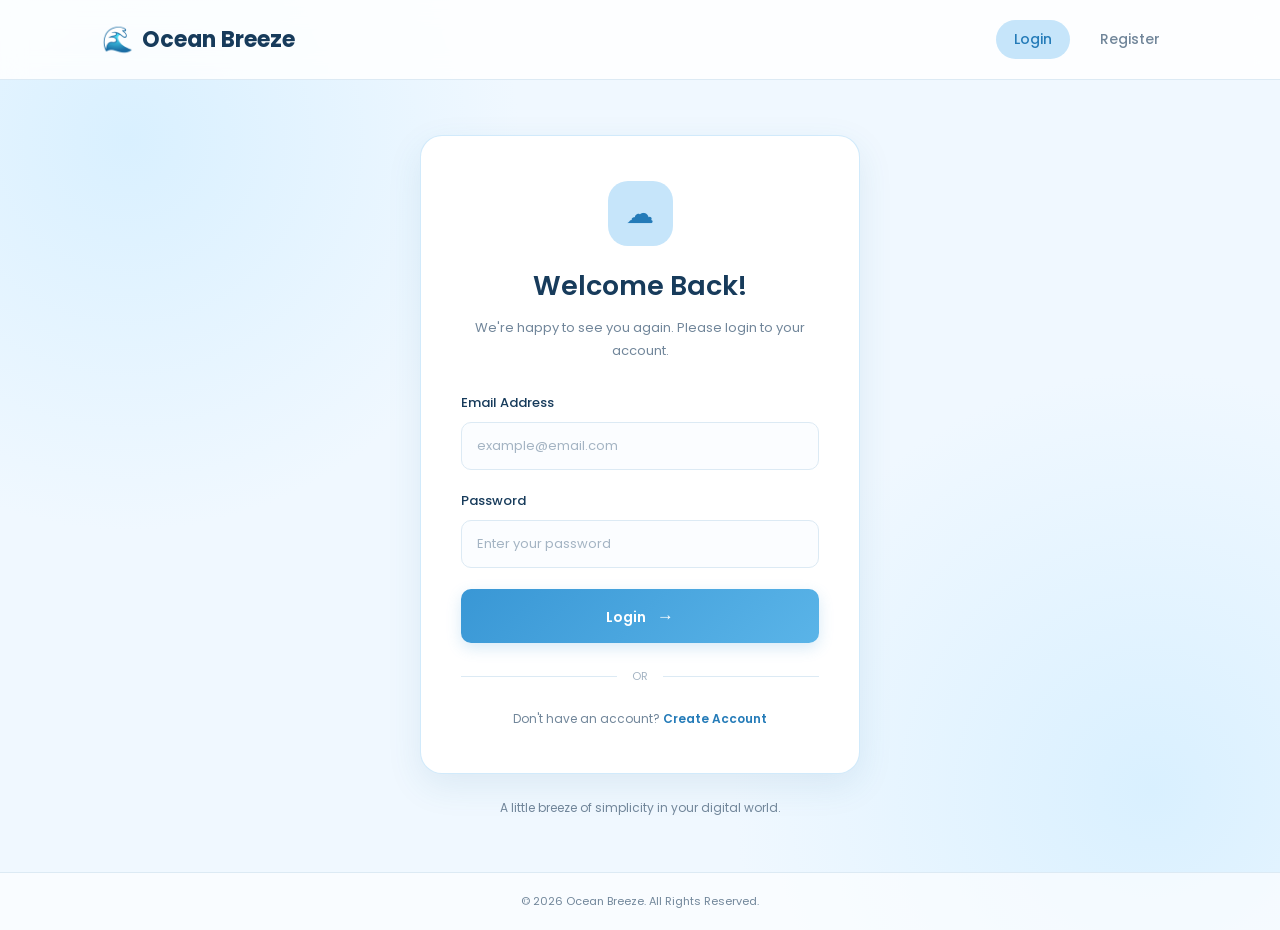
<file: index.html>
<!DOCTYPE html>
<html lang="en">

<head>
    <meta charset="UTF-8">
    <meta name="viewport" content="width=device-width, initial-scale=1.0">

    <title>Login | Ocean Breeze</title>

    <meta name="description" content="Welcome to Ocean Breeze - a simple and elegant login and registration website.">

    <link rel="stylesheet" href="style.css">
</head>

<body>

    <!-- Website Header -->
    <header class="site-header">
        <a href="index.html" class="logo">
            <span class="logo-icon">🌊</span>
            Ocean Breeze
        </a>

        <nav>
            <a href="index.html" class="active">Login</a>
            <a href="registration.html">Register</a>
        </nav>
    </header>

    <!-- Main Login Section -->
    <main class="login-container">

        <section class="login-card">

            <div class="welcome-icon">☁</div>

            <h1>Welcome Back!</h1>

            <p class="subtitle">
                We're happy to see you again.
                Please login to your account.
            </p>

            <form action="#" method="POST">

                <!-- Email Field -->
                <div class="form-group">
                    <label for="email">Email Address</label>

                    <input
                        type="email"
                        id="email"
                        name="email"
                        placeholder="example@email.com"
                        autocomplete="email"
                        required
                    >
                </div>

                <!-- Password Field -->
                <div class="form-group">
                    <label for="password">Password</label>

                    <input
                        type="password"
                        id="password"
                        name="password"
                        placeholder="Enter your password"
                        autocomplete="current-password"
                        required
                    >
                </div>

                <!-- Login Button -->
                <button type="submit" class="primary-btn">
                    Login
                    <span>→</span>
                </button>

            </form>

            <div class="divider">
                <span>OR</span>
            </div>

            <!-- Registration Link -->
            <p class="register-link">
                Don't have an account?
                <a href="registration.html">Create Account</a>
            </p>

        </section>

        <p class="bottom-message">
            A little breeze of simplicity in your digital world.
        </p>

    </main>

    <!-- Website Footer -->
    <footer class="site-footer">
        <p>&copy; 2026 Ocean Breeze. All Rights Reserved.</p>
    </footer>

</body>

</html>
</file>
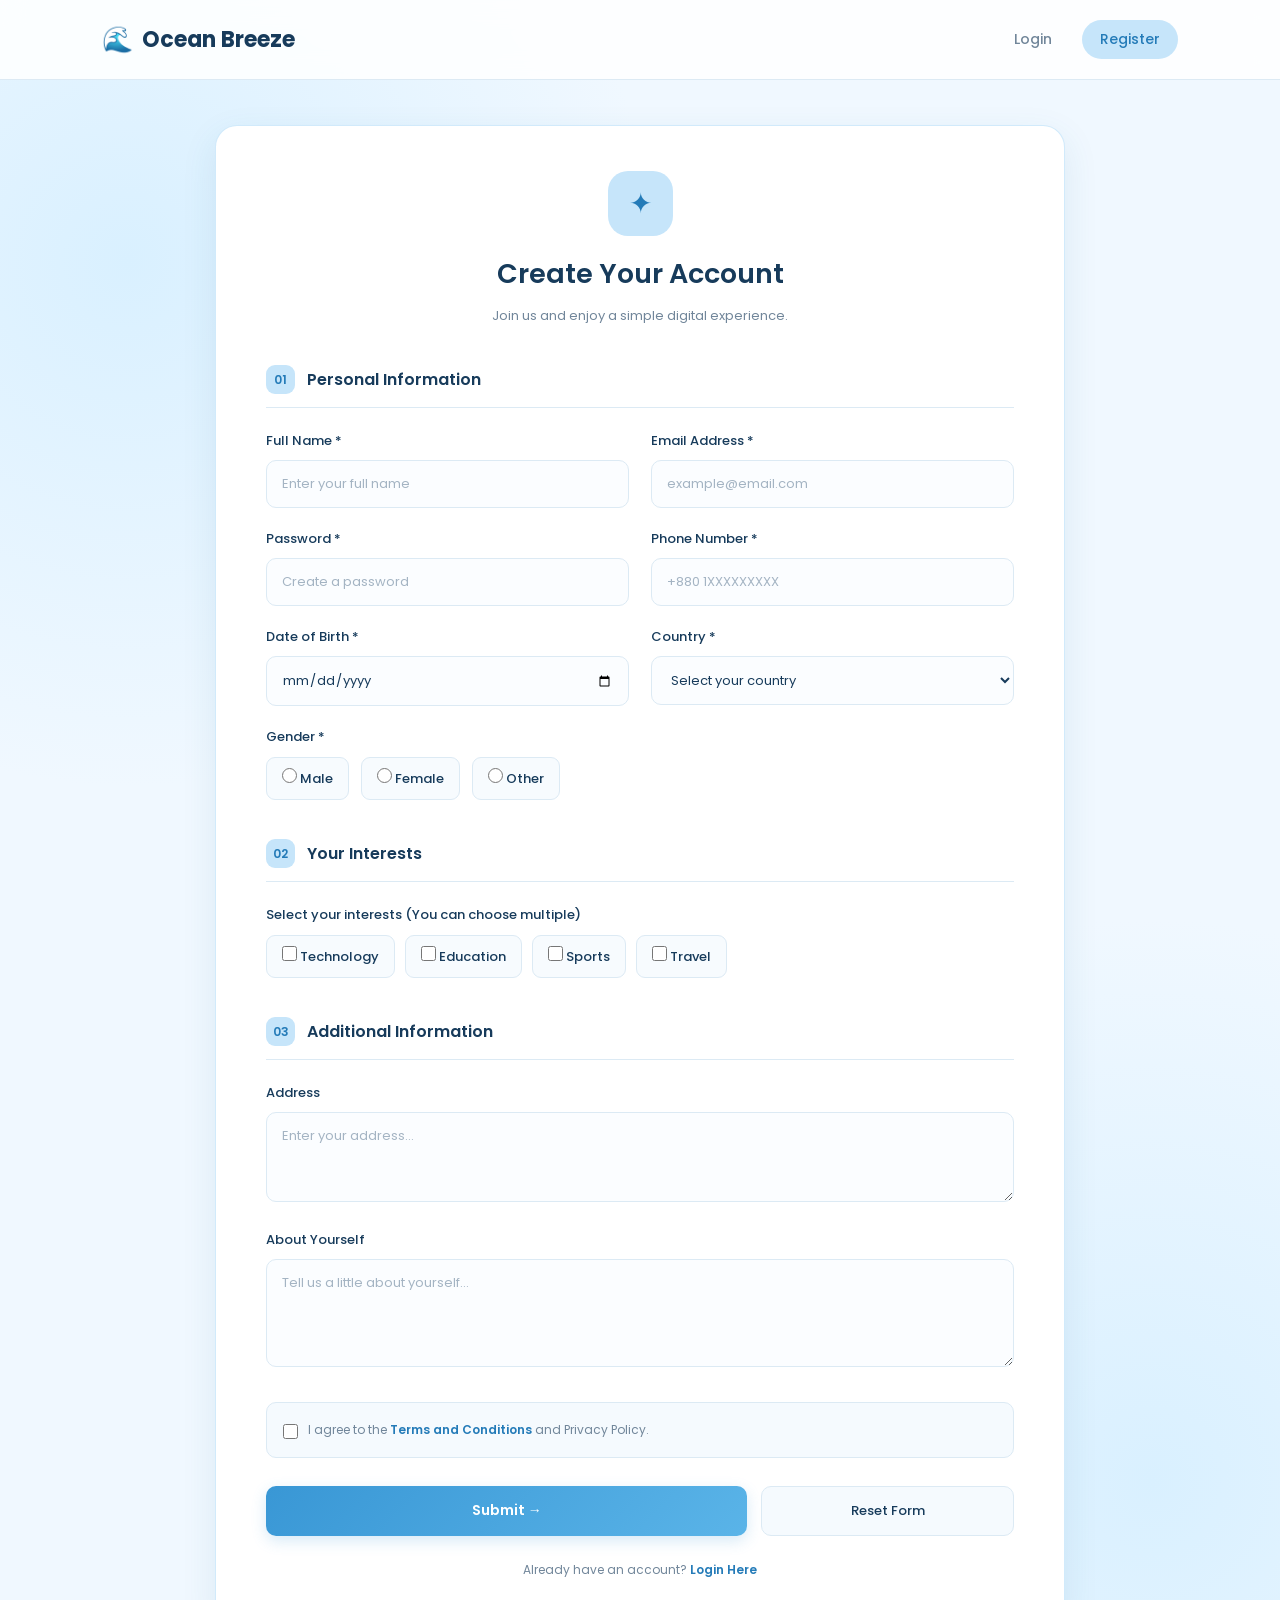
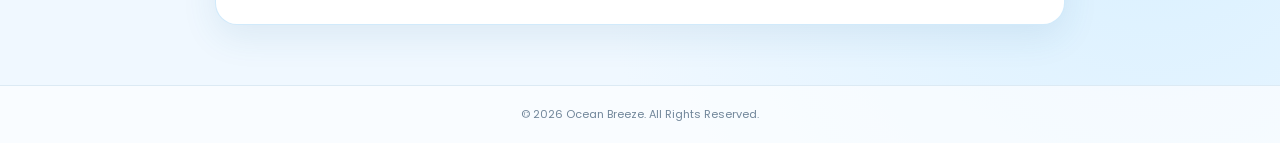
<file: registration.html>
<!DOCTYPE html>
<html lang="en">

<head>
    <meta charset="UTF-8">
    <meta name="viewport" content="width=device-width, initial-scale=1.0">

    <title>Create Account | Ocean Breeze</title>

    <meta name="description" content="Create your Ocean Breeze account using our simple registration form.">

    <link rel="stylesheet" href="style.css">
</head>

<body>

    <!-- Website Header -->
    <header class="site-header">
        <a href="index.html" class="logo">
            <span class="logo-icon">🌊</span>
            Ocean Breeze
        </a>

        <nav>
            <a href="index.html">Login</a>
            <a href="registration.html" class="active">Register</a>
        </nav>
    </header>

    <!-- Registration Section -->
    <main class="registration-container">

        <section class="registration-card">

            <div class="registration-heading">
                <div class="welcome-icon">✦</div>

                <h1>Create Your Account</h1>

                <p class="subtitle">
                    Join us and enjoy a simple digital experience.
                </p>
            </div>

            <form action="#" method="POST">

                <!-- Personal Information -->
                <div class="section-heading">
                    <span>01</span>
                    Personal Information
                </div>

                <div class="form-grid">

                    <!-- Full Name -->
                    <div class="form-group">
                        <label for="fullname">Full Name *</label>

                        <input
                            type="text"
                            id="fullname"
                            name="fullname"
                            placeholder="Enter your full name"
                            autocomplete="name"
                            required
                        >
                    </div>

                    <!-- Email -->
                    <div class="form-group">
                        <label for="reg-email">Email Address *</label>

                        <input
                            type="email"
                            id="reg-email"
                            name="email"
                            placeholder="example@email.com"
                            autocomplete="email"
                            required
                        >
                    </div>

                    <!-- Password -->
                    <div class="form-group">
                        <label for="reg-password">Password *</label>

                        <input
                            type="password"
                            id="reg-password"
                            name="password"
                            placeholder="Create a password"
                            minlength="8"
                            autocomplete="new-password"
                            required
                        >
                    </div>

                    <!-- Phone -->
                    <div class="form-group">
                        <label for="phone">Phone Number *</label>

                        <input
                            type="tel"
                            id="phone"
                            name="phone"
                            placeholder="+880 1XXXXXXXXX"
                            autocomplete="tel"
                            required
                        >
                    </div>

                    <!-- Date of Birth -->
                    <div class="form-group">
                        <label for="dob">Date of Birth *</label>

                        <input
                            type="date"
                            id="dob"
                            name="date_of_birth"
                            required
                        >
                    </div>

                    <!-- Country Dropdown -->
                    <div class="form-group">
                        <label for="country">Country *</label>

                        <select id="country" name="country" required>
                            <option value="" disabled selected>
                                Select your country
                            </option>

                            <option value="bangladesh">Bangladesh</option>
                            <option value="india">India</option>
                            <option value="pakistan">Pakistan</option>
                            <option value="nepal">Nepal</option>
                            <option value="other">Other</option>
                        </select>
                    </div>

                </div>

                <!-- Gender Radio Buttons -->
                <div class="form-group full-width">
                    <label>Gender *</label>

                    <div class="choice-group">

                        <label class="choice-option">
                            <input
                                type="radio"
                                name="gender"
                                value="male"
                                required
                            >
                            Male
                        </label>

                        <label class="choice-option">
                            <input
                                type="radio"
                                name="gender"
                                value="female"
                            >
                            Female
                        </label>

                        <label class="choice-option">
                            <input
                                type="radio"
                                name="gender"
                                value="other"
                            >
                            Other
                        </label>

                    </div>
                </div>

                <!-- Interests Checkboxes -->
                <div class="section-heading">
                    <span>02</span>
                    Your Interests
                </div>

                <div class="form-group full-width">
                    <label>Select your interests (You can choose multiple)</label>

                    <div class="choice-group checkbox-group">

                        <label class="choice-option">
                            <input
                                type="checkbox"
                                name="interests[]"
                                value="technology"
                            >
                            Technology
                        </label>

                        <label class="choice-option">
                            <input
                                type="checkbox"
                                name="interests[]"
                                value="education"
                            >
                            Education
                        </label>

                        <label class="choice-option">
                            <input
                                type="checkbox"
                                name="interests[]"
                                value="sports"
                            >
                            Sports
                        </label>

                        <label class="choice-option">
                            <input
                                type="checkbox"
                                name="interests[]"
                                value="travel"
                            >
                            Travel
                        </label>

                    </div>
                </div>

                <!-- Additional Information -->
                <div class="section-heading">
                    <span>03</span>
                    Additional Information
                </div>

                <div class="form-group full-width">
                    <label for="address">Address</label>

                    <textarea
                        id="address"
                        name="address"
                        rows="3"
                        placeholder="Enter your address..."
                    ></textarea>
                </div>

                <div class="form-group full-width">
                    <label for="about">About Yourself</label>

                    <textarea
                        id="about"
                        name="about"
                        rows="4"
                        placeholder="Tell us a little about yourself..."
                    ></textarea>
                </div>

                <!-- Terms and Conditions -->
                <div class="terms-group">

                    <label class="terms-option">
                        <input
                            type="checkbox"
                            id="terms"
                            name="terms"
                            value="accepted"
                            required
                        >

                        <span>
                            I agree to the
                            <a href="#terms">Terms and Conditions</a>
                            and Privacy Policy.
                        </span>
                    </label>

                </div>

                <!-- Form Buttons -->
                <div class="button-group">

                    <button type="submit" class="primary-btn">
                        Submit →
                    </button>

                    <button type="reset" class="reset-btn">
                        Reset Form
                    </button>

                </div>

            </form>

            <!-- Login Link -->
            <p class="register-link">
                Already have an account?
                <a href="index.html">Login Here</a>
            </p>

        </section>

    </main>

    <!-- Website Footer -->
    <footer class="site-footer">
        <p>&copy; 2026 Ocean Breeze. All Rights Reserved.</p>
    </footer>

</body>

</html>
</file>
<file: style.css>
/* ========================================
   OCEAN BREEZE - MAIN STYLESHEET
   Theme: Minimal & Elegant
======================================== */

/* Google Font */
@import url('https://fonts.googleapis.com/css2?family=Poppins:wght@300;400;500;600;700&display=swap');

/* CSS Variables */
:root {
    --background: #F0F8FF;
    --card: #FFFFFF;
    --primary: #3997D5;
    --primary-dark: #247BB8;
    --dark-text: #173B5B;
    --light-text: #71869A;
    --accent: #C6E5FA;
    --border: #DCEAF4;
    --shadow: 0 12px 35px rgba(39, 105, 150, 0.10);
}

/* Reset */
* {
    margin: 0;
    padding: 0;
    box-sizing: border-box;
}

html {
    scroll-behavior: smooth;
}

body {
    font-family: 'Poppins', sans-serif;
    background:
        radial-gradient(circle at 10% 15%, #D9F0FF 0, transparent 28%),
        radial-gradient(circle at 90% 85%, #D9F0FF 0, transparent 30%),
        var(--background);
    color: var(--dark-text);
    min-height: 100vh;
    display: flex;
    flex-direction: column;
}

/* ========================================
   HEADER
======================================== */

.site-header {
    width: 100%;
    padding: 20px 8%;
    display: flex;
    justify-content: space-between;
    align-items: center;
    background: rgba(255, 255, 255, 0.85);
    border-bottom: 1px solid var(--border);
    backdrop-filter: blur(12px);
}

.logo {
    text-decoration: none;
    color: var(--dark-text);
    font-size: 22px;
    font-weight: 700;
    display: flex;
    align-items: center;
    gap: 9px;
}

.logo-icon {
    font-size: 25px;
}

.site-header nav {
    display: flex;
    gap: 12px;
}

.site-header nav a {
    text-decoration: none;
    color: var(--light-text);
    font-size: 14px;
    font-weight: 500;
    padding: 9px 18px;
    border-radius: 25px;
    transition: 0.3s ease;
}

.site-header nav a:hover,
.site-header nav a.active {
    background: var(--accent);
    color: var(--primary-dark);
}

/* ========================================
   LOGIN PAGE
======================================== */

.login-container {
    flex: 1;
    display: flex;
    justify-content: center;
    align-items: center;
    flex-direction: column;
    padding: 55px 20px;
}

.login-card {
    width: 100%;
    max-width: 440px;
    background: var(--card);
    padding: 45px 40px;
    border-radius: 22px;
    box-shadow: var(--shadow);
    border: 1px solid rgba(198, 229, 250, 0.8);
    text-align: center;
    transition: 0.3s ease;
}

.login-card:hover,
.registration-card:hover {
    box-shadow: 0 18px 45px rgba(39, 105, 150, 0.14);
}

.welcome-icon {
    width: 65px;
    height: 65px;
    background: var(--accent);
    color: var(--primary-dark);
    border-radius: 20px;
    display: flex;
    justify-content: center;
    align-items: center;
    font-size: 28px;
    margin: 0 auto 20px;
}

.login-card h1,
.registration-card h1 {
    font-size: 27px;
    font-weight: 600;
    margin-bottom: 10px;
    color: var(--dark-text);
}

.subtitle {
    color: var(--light-text);
    font-size: 13px;
    line-height: 1.8;
    margin-bottom: 30px;
}

/* ========================================
   FORM ELEMENTS
======================================== */

.form-group {
    margin-bottom: 21px;
    text-align: left;
}

.form-group label {
    display: block;
    color: var(--dark-text);
    font-size: 13px;
    font-weight: 500;
    margin-bottom: 9px;
}

.form-group input:not([type="radio"]):not([type="checkbox"]),
.form-group select,
.form-group textarea {
    width: 100%;
    padding: 13px 15px;
    border: 1px solid var(--border);
    border-radius: 10px;
    outline: none;
    font-family: inherit;
    font-size: 13px;
    color: var(--dark-text);
    background: #FBFDFF;
    transition: 0.3s ease;
}

.form-group input::placeholder,
.form-group textarea::placeholder {
    color: #A4B4C3;
}

.form-group input:focus,
.form-group select:focus,
.form-group textarea:focus {
    border-color: var(--primary);
    background: #FFFFFF;
    box-shadow: 0 0 0 3px rgba(57, 151, 213, 0.12);
}

.form-group textarea {
    resize: vertical;
    min-height: 90px;
}

.form-group select {
    cursor: pointer;
}

/* ========================================
   BUTTONS
======================================== */

.primary-btn {
    width: 100%;
    padding: 14px 18px;
    border: none;
    border-radius: 10px;
    background: linear-gradient(135deg, #3997D5, #5AB4E8);
    color: #FFFFFF;
    font-family: inherit;
    font-size: 14px;
    font-weight: 600;
    cursor: pointer;
    transition: 0.3s ease;
    box-shadow: 0 5px 15px rgba(57, 151, 213, 0.20);
}

.primary-btn:hover {
    background: linear-gradient(135deg, #247BB8, #3997D5);
    transform: translateY(-2px);
    box-shadow: 0 8px 20px rgba(57, 151, 213, 0.28);
}

.primary-btn:active {
    transform: translateY(0);
}

.primary-btn span {
    margin-left: 8px;
    font-size: 17px;
}

/* ========================================
   LOGIN DIVIDER
======================================== */

.divider {
    display: flex;
    align-items: center;
    gap: 15px;
    margin: 25px 0;
    color: #A4B4C3;
    font-size: 11px;
}

.divider::before,
.divider::after {
    content: "";
    flex: 1;
    height: 1px;
    background: var(--border);
}

/* ========================================
   REGISTRATION PAGE
======================================== */

.registration-container {
    flex: 1;
    width: 100%;
    padding: 45px 20px 60px;
    display: flex;
    justify-content: center;
    align-items: flex-start;
}

.registration-card {
    width: 100%;
    max-width: 850px;
    padding: 45px 50px;
    background: var(--card);
    border-radius: 22px;
    box-shadow: var(--shadow);
    border: 1px solid rgba(198, 229, 250, 0.8);
    transition: 0.3s ease;
}

.registration-heading {
    text-align: center;
    margin-bottom: 38px;
}

.registration-heading .welcome-icon {
    margin-bottom: 18px;
}

.registration-heading .subtitle {
    margin-bottom: 0;
}

.section-heading {
    display: flex;
    align-items: center;
    gap: 12px;
    font-size: 16px;
    font-weight: 600;
    color: var(--dark-text);
    padding-bottom: 13px;
    margin: 30px 0 23px;
    border-bottom: 1px solid var(--border);
}

.section-heading span {
    width: 29px;
    height: 29px;
    display: flex;
    align-items: center;
    justify-content: center;
    border-radius: 9px;
    background: var(--accent);
    color: var(--primary-dark);
    font-size: 12px;
}

.form-grid {
    display: grid;
    grid-template-columns: repeat(2, minmax(0, 1fr));
    gap: 0 22px;
}

.full-width {
    width: 100%;
}

/* ========================================
   RADIO BUTTONS & CHECKBOXES
======================================== */

.choice-group {
    display: flex;
    align-items: center;
    flex-wrap: wrap;
    gap: 12px;
    margin-top: 10px;
}

.choice-option {
    display: flex;
    align-items: center;
    gap: 8px;
    padding: 10px 15px;
    background: #F7FBFE;
    border: 1px solid var(--border);
    border-radius: 9px;
    color: var(--dark-text);
    font-size: 12px;
    cursor: pointer;
    transition: 0.3s ease;
}

.choice-option:hover {
    border-color: var(--primary);
    background: #EDF7FD;
}

.choice-option input {
    accent-color: var(--primary);
    cursor: pointer;
    width: 15px;
    height: 15px;
}

.checkbox-group {
    gap: 10px;
}

/* ========================================
   TERMS & CONDITIONS
======================================== */

.terms-group {
    margin: 28px 0;
    padding: 16px;
    background: #F5FAFE;
    border: 1px solid var(--border);
    border-radius: 10px;
}

.terms-option {
    display: flex;
    align-items: flex-start;
    gap: 10px;
    font-size: 12px;
    line-height: 1.8;
    color: var(--light-text);
    cursor: pointer;
}

.terms-option input {
    margin-top: 5px;
    accent-color: var(--primary);
    width: 15px;
    height: 15px;
    flex-shrink: 0;
}

.terms-option a,
.register-link a {
    color: var(--primary-dark);
    font-weight: 600;
    text-decoration: none;
    transition: 0.3s ease;
}

.terms-option a:hover,
.register-link a:hover {
    text-decoration: underline;
}

/* ========================================
   FORM BUTTON GROUP
======================================== */

.button-group {
    display: flex;
    gap: 14px;
    margin-top: 25px;
}

.button-group .primary-btn {
    flex: 2;
}

.reset-btn {
    flex: 1;
    padding: 14px;
    border: 1px solid var(--border);
    border-radius: 10px;
    background: #F5FAFE;
    color: var(--dark-text);
    font-family: inherit;
    font-size: 13px;
    font-weight: 500;
    cursor: pointer;
    transition: 0.3s ease;
}

.reset-btn:hover {
    background: var(--accent);
    border-color: var(--primary);
}

/* ========================================
   LINKS & FOOTER
======================================== */

.register-link {
    margin-top: 25px;
    color: var(--light-text);
    font-size: 12px;
    text-align: center;
}

.bottom-message {
    margin-top: 25px;
    color: var(--light-text);
    font-size: 12px;
    text-align: center;
}

.site-footer {
    padding: 20px;
    text-align: center;
    border-top: 1px solid var(--border);
    background: rgba(255, 255, 255, 0.65);
    color: var(--light-text);
    font-size: 11px;
}

/* ========================================
   RESPONSIVE DESIGN
======================================== */

@media (max-width: 768px) {

    .site-header {
        padding: 17px 5%;
    }

    .logo {
        font-size: 19px;
    }

    .site-header nav {
        gap: 3px;
    }

    .site-header nav a {
        padding: 8px 12px;
        font-size: 12px;
    }

    .registration-card {
        padding: 35px 25px;
    }

    .login-container {
        padding: 40px 18px;
    }

}

@media (max-width: 520px) {

    .site-header {
        flex-direction: column;
        gap: 14px;
    }

    .login-card {
        padding: 35px 23px;
    }

    .login-card h1,
    .registration-card h1 {
        font-size: 23px;
    }

    .registration-container {
        padding: 30px 13px 40px;
    }

    .registration-card {
        padding: 30px 18px;
        border-radius: 16px;
    }

    .form-grid {
        grid-template-columns: 1fr;
    }

    .choice-group {
        gap: 9px;
    }

    .choice-option {
        padding: 9px 11px;
    }

    .button-group {
        flex-direction: column;
    }

    .button-group .primary-btn,
    .reset-btn {
        flex: auto;
        width: 100%;
    }

    .section-heading {
        font-size: 14px;
    }

}
</file>
